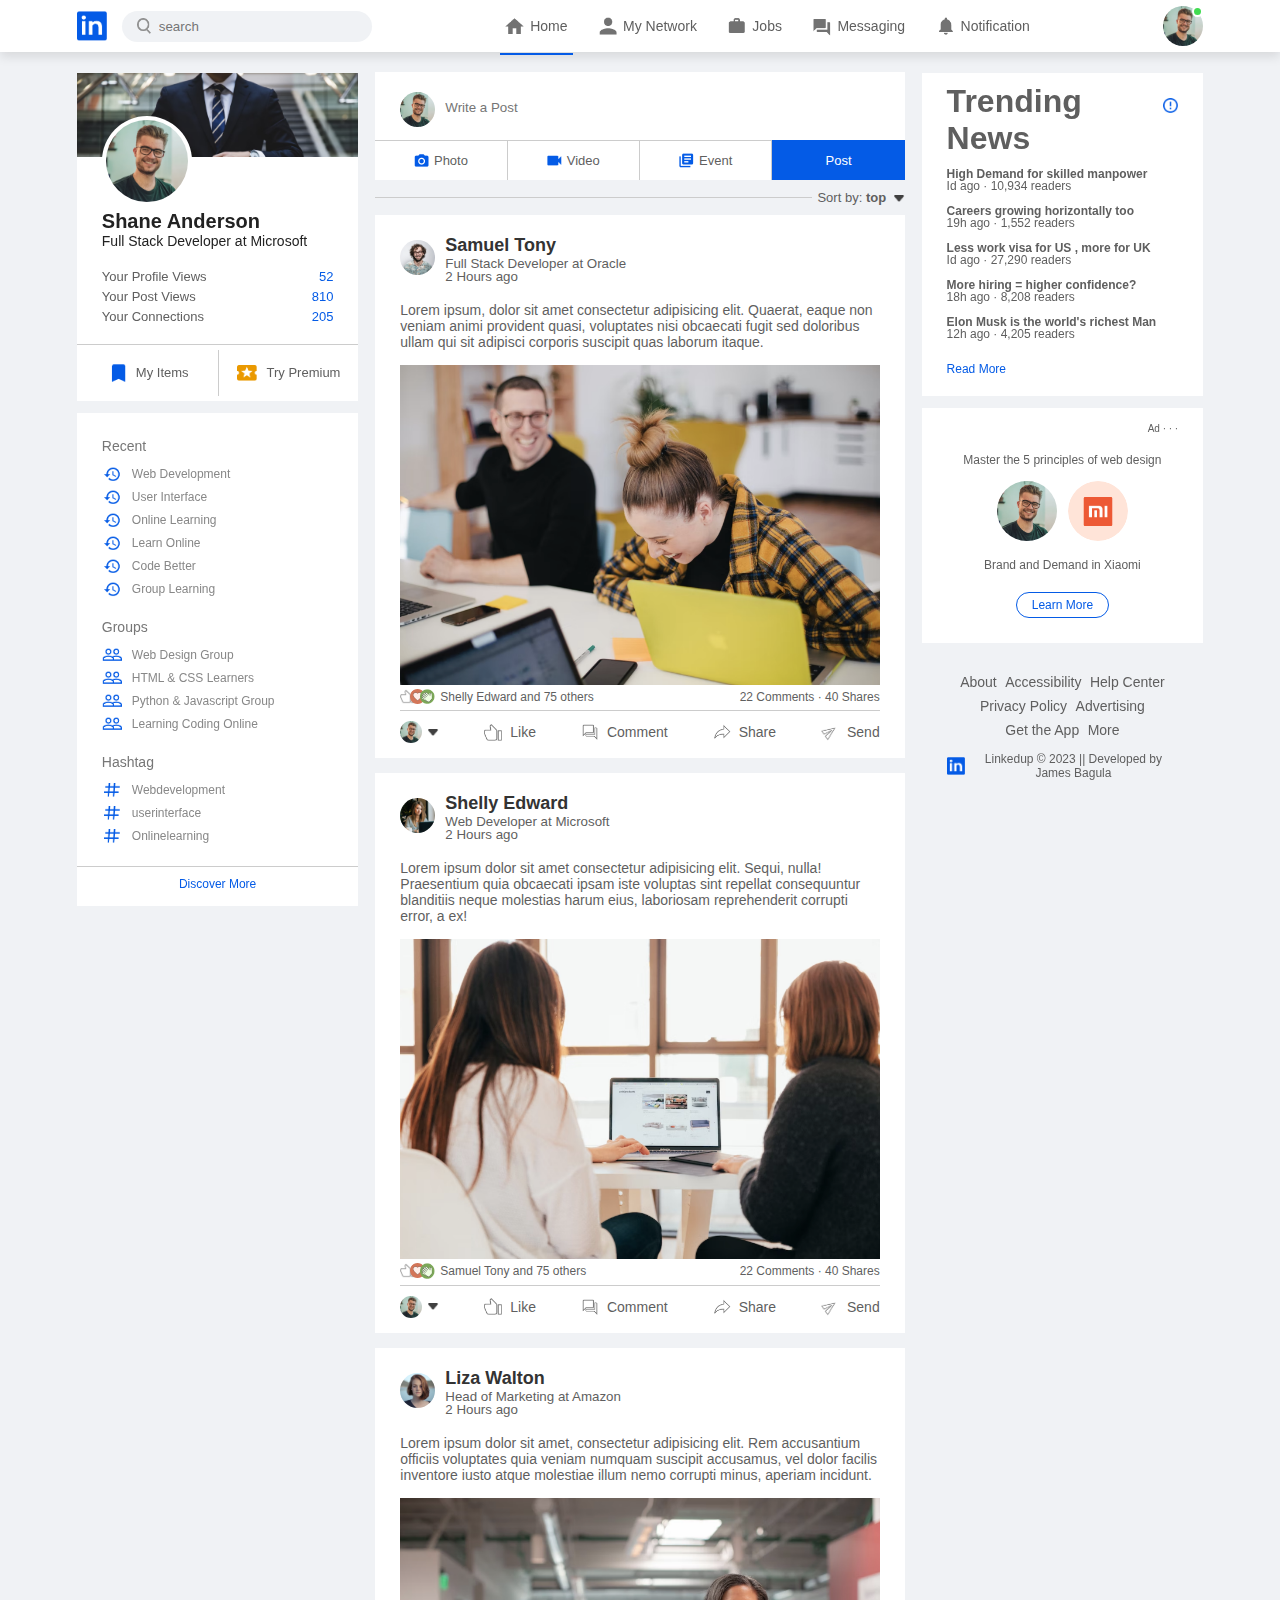
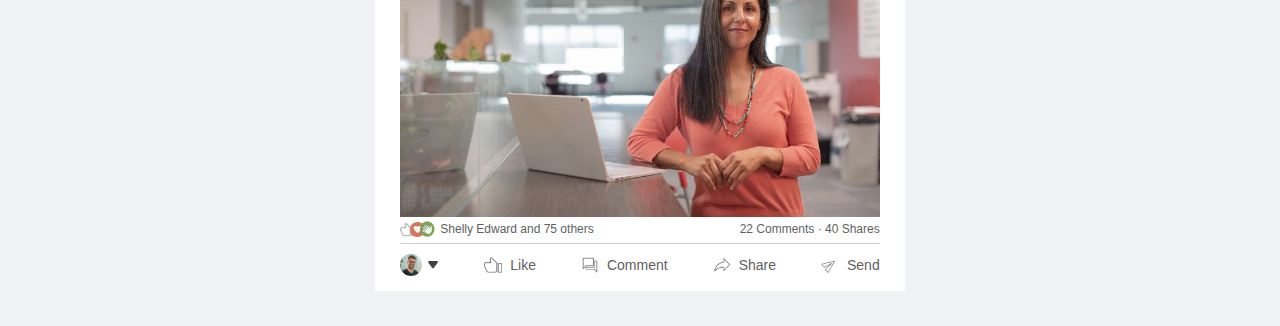
<file: index.html>
<!DOCTYPE html>
<html lang="en">
<head>
    <meta charset="UTF-8">
    <meta name="viewport" content="width=device-width, initial-scale=1.0">
    <title>Linkedin</title>
    <link rel="stylesheet" href="style.css">
</head>
<body>

    <!-- Navbar  -->
    <nav class="navbar">
        <div class="navbar-left">
            <a href="index.html" class="logo"><img src="images/logo.png" alt=""></a>

            <div class="search-box">
                <img src="images/search.png" alt="">
                <input type="text" placeholder="search">
            </div>
        </div>
        <div class="navbar-center">
            <ul>
                <li><a href="index.html" class="active-link"><img src="images/home.png" alt=""><span>Home</span></a></li>
                <li><a href=""><img src="images/network.png" alt=""><span>My Network</span></a></li>
                <li><a href="#"><img src="images/jobs.png" alt=""><span>Jobs</span></a></li>
                <li><a href="#"><img src="images/message.png" alt=""><span>Messaging</span></a></li>
                <li><a href="#"><img src="images/notification.png" alt=""><span>Notification</span></a></li>
            </ul>
        </div>
        <div class="navbar-right">

            <div class="online">
                <img src="images/user-1.png" alt="" class="nav-profile-img" onclick="toggleMenu()">
            </div>
        </div>


<!-- Profile menu  -->
<div class="profile-menu-wrap" id="profileMenu">
    <div class="profile-menu">
        <div class="user-info">
            <img src="images/user-1.png" alt="">
            <div>
                <h3>Shane Anderson</h3>
                <a href="profile.html" class="see">See your Profile</a>
            </div>
        </div>

        <hr>
        <a href="#" class="profile-menu-link">
            <img src="images/feedback.png" alt="">
            <p>Give Feedback</p>
            <span>></span>
        </a>
        <a href="#" class="profile-menu-link">
            <img src="images/setting.png" alt="">
            <p>Setting & Privacy</p>
            <span>></span>
        </a>
        <a href="#" class="profile-menu-link">
            <img src="images/help.png" alt="">
            <p>Help & Support</p>
            <span>></span>
        </a>
        <a href="#" class="profile-menu-link">
            <img src="images/display.png" alt="">
            <p>Display & Accessibility</p>
            <span>></span>
        </a>
        <a href="#" class="profile-menu-link">
            <img src="images/logout.png" alt="">
            <p>Logout</p>
            <span>></span>
        </a>
    </div>
</div>
    </nav>


    <div class="container">
        <!-- Left Sidebar  -->
        <div class="left-sidebar">
            <div class="sidebar-profile-box">
                <img src="images/cover-pic.png" alt="" width="100%">
                <div class="sidebar-profile-info">
                    <img src="images/user-1.png" alt="">
                    <h1>Shane Anderson</h1>
                    <h3>Full Stack Developer at Microsoft</h3>
                    <ul>
                        <li>Your Profile Views <span>52</span></li>
                        <li>Your Post Views <span>810</span></li>
                        <li>Your Connections <span>205</span></li>
                    </ul>
                </div>

                <div class="sidebar-profile-link">
                    <a href="#"><img src="images/items.png" alt="">My Items</a>
                    <a href="#"><img src="images/premium.png" alt="">Try Premium</a>
                </div>
            </div>

            <div class="sidebar-activity" id="sidebarActivity">
                <h3>Recent</h3>
                <a href="#"><img src="images/recent.png" alt="">Web Development</a>
                <a href="#"><img src="images/recent.png" alt="">User Interface</a>
                <a href="#"><img src="images/recent.png" alt="">Online Learning</a>
                <a href="#"><img src="images/recent.png" alt="">Learn Online</a>
                <a href="#"><img src="images/recent.png" alt="">Code Better </a>
                <a href="#"><img src="images/recent.png" alt="">Group Learning</a>
                <h3>Groups</h3>
                <a href="#"><img src="images/group.png" alt="">Web Design Group</a>
                <a href="#"><img src="images/group.png" alt="">HTML & CSS Learners</a>
                <a href="#"><img src="images/group.png" alt="">Python & Javascript Group</a>
                <a href="#"><img src="images/group.png" alt="">Learning Coding Online</a>
                <h3>Hashtag</h3>
                <a href="#"><img src="images/hashtag.png" alt="">Webdevelopment</a>
                <a href="#"><img src="images/hashtag.png" alt="">userinterface</a>
                <a href="#"><img src="images/hashtag.png" alt="">Onlinelearning</a>
                <div class="discover-more-link">
                    <a href="#">Discover More</a>
                </div>
            </div>
            <p id="showMoreLink" onclick="toggleActivity()">Show More <b>+</b></p>
        </div>






        <!-- Main Content  -->
        <div class="main-content">
           <div class="create-post">
            <div class="create-post-input">
                <img src="images/user-1.png" alt="">
                <textarea rows="2" placeholder="Write a Post"></textarea>
            </div>

            <div class="create-post-links">
                <li><img src="images/photo.png" alt="">Photo</li>
                <li><img src="images/video.png" alt="">Video</li>
                <li><img src="images/event.png" alt="">Event</li>
                <li>Post</li>
            </div>
           </div>

           <div class="sort-by">
            <hr>
            <p>Sort by: <span>top <img src="images/down-arrow.png" alt=""></span></p>
           </div>

           <div class="post">
            <div class="post-author">
                <img src="images/user-2.png" alt="">
                <div>
                    <h1>Samuel Tony</h1>
                    <small>Full Stack Developer at Oracle</small>
                    <small>2 Hours ago</small>
                </div>
            </div>
            <p>Lorem ipsum, dolor sit amet consectetur adipisicing elit. Quaerat, 
                eaque non veniam animi provident quasi, voluptates nisi obcaecati fugit 
                sed doloribus ullam qui sit adipisci corporis suscipit quas laborum itaque.
            </p>
            <img src="images/post-image-1.png" alt="" width="100%">

            <div class="post-stats">
                <div>
                    <img src="images/thumbsup.png" alt="">
                    <img src="images/love.png" alt="">
                    <img src="images/clap.png" alt="">
                    <span class="liked-users">Shelly Edward and 75 others</span>
                </div>
                <div>
                    <span>22 Comments &middot; 40 Shares</span>
                </div>
            </div>

            <div class="post-activity">
                <div>
                    <img src="images/user-1.png" alt="" class="post-activity-user-icon">
                    <img src="images/down-arrow.png" alt="" class="post-activity-arrow-icon">
                </div>
                <div class="post-activity-link">
                    <img src="images/like.png" alt="">
                    <span>Like</span>
                </div>
                <div class="post-activity-link">
                    <img src="images/comment.png" alt="">
                    <span>Comment</span>
                </div>
                <div class="post-activity-link">
                    <img src="images/share.png" alt="">
                    <span>Share</span>
                </div>
                <div class="post-activity-link">
                    <img src="images/send.png" alt="">
                    <span>Send</span>
                </div>
            </div>
           </div>





           <div class="post">
            <div class="post-author">
                <img src="images/user-4.png" alt="">
                <div>
                    <h1>Shelly Edward</h1>
                    <small>Web Developer at Microsoft</small>
                    <small>2 Hours ago</small>
                </div>
            </div>
            <p>Lorem ipsum dolor sit amet consectetur adipisicing elit. Sequi, 
                nulla! Praesentium quia obcaecati ipsam iste voluptas sint repellat 
                consequuntur blanditiis neque molestias harum eius, laboriosam reprehenderit 
                corrupti error, a ex!
            </p>
            <img src="images/post-image-2.png" alt="" width="100%">

            <div class="post-stats">
                <div>
                    <img src="images/thumbsup.png" alt="">
                    <img src="images/love.png" alt="">
                    <img src="images/clap.png" alt="">
                    <span class="liked-users">Samuel Tony and 75 others</span>
                </div>
                <div>
                    <span>22 Comments &middot; 40 Shares</span>
                </div>
            </div>

            <div class="post-activity">
                <div>
                    <img src="images/user-1.png" alt="" class="post-activity-user-icon">
                    <img src="images/down-arrow.png" alt="" class="post-activity-arrow-icon">
                </div>
                <div class="post-activity-link">
                    <img src="images/like.png" alt="">
                    <span>Like</span>
                </div>
                <div class="post-activity-link">
                    <img src="images/comment.png" alt="">
                    <span>Comment</span>
                </div>
                <div class="post-activity-link">
                    <img src="images/share.png" alt="">
                    <span>Share</span>
                </div>
                <div class="post-activity-link">
                    <img src="images/send.png" alt="">
                    <span>Send</span>
                </div>
            </div>
           </div>






           <div class="post">
            <div class="post-author">
                <img src="images/user-3.png" alt="">
                <div>
                    <h1>Liza Walton</h1>
                    <small>Head of Marketing at Amazon</small>
                    <small>2 Hours ago</small>
                </div>
            </div>
            <p>Lorem ipsum dolor sit amet, consectetur adipisicing elit. 
                Rem accusantium officiis voluptates quia veniam numquam suscipit accusamus, 
                vel dolor facilis inventore iusto atque molestiae illum nemo corrupti minus, 
                aperiam incidunt.
            </p>
            <img src="images/post-image-3.png" alt="" width="100%">

            <div class="post-stats">
                <div>
                    <img src="images/thumbsup.png" alt="">
                    <img src="images/love.png" alt="">
                    <img src="images/clap.png" alt="">
                    <span class="liked-users">Shelly Edward and 75 others</span>
                </div>
                <div>
                    <span>22 Comments &middot; 40 Shares</span>
                </div>
            </div>

            <div class="post-activity">
                <div>
                    <img src="images/user-1.png" alt="" class="post-activity-user-icon">
                    <img src="images/down-arrow.png" alt="" class="post-activity-arrow-icon">
                </div>
                <div class="post-activity-link">
                    <img src="images/like.png" alt="">
                    <span>Like</span>
                </div>
                <div class="post-activity-link">
                    <img src="images/comment.png" alt="">
                    <span>Comment</span>
                </div>
                <div class="post-activity-link">
                    <img src="images/share.png" alt="">
                    <span>Share</span>
                </div>
                <div class="post-activity-link">
                    <img src="images/send.png" alt="">
                    <span>Send</span>
                </div>
            </div>
           </div>
        </div>








        <!-- Right Sidebar  -->
        <div class="right-sidebar">
            <div class="sidebar-news">
                <img src="images/more.png" alt="" class="info-icon">
                <h1>Trending News</h1>
                <a href="#">High Demand for skilled manpower</a>
                <span>Id ago &middot; 10,934 readers</span>

                <a href="#">Careers growing horizontally too</a>
                <span>19h ago &middot; 1,552 readers</span>

                <a href="#">Less work visa for US , more for UK</a>
                <span>Id ago &middot; 27,290 readers</span>

                <a href="#">More hiring = higher confidence?</a>
                <span>18h ago &middot; 8,208 readers</span>

                <a href="#">Elon Musk is the world's  richest Man</a>
                <span>12h ago &middot; 4,205 readers</span>

                <a href="#" class="read-more-link">Read More</a>
            </div>

            <div class="sidebar-ad">
                <small>Ad &middot; &middot; &middot;</small>
                <p>Master the 5 principles of web design</p>
                <div>
                    <img src="images/user-1.png" alt="">
                    <img src="images/mi-logo.png" alt="">
                </div>
                <b>Brand and Demand in Xiaomi</b>
                <a href="#" class="ad-link">Learn More</a>
            </div>

            <div class="sidebar-useful-links">
                <a href="#">About</a>
                <a href="#">Accessibility</a>
                <a href="#">Help Center</a>
                <a href="#">Privacy Policy</a>
                <a href="#">Advertising</a>
                <a href="#">Get the App</a>
                <a href="#">More</a>
                
                <div class="copyright-img">
                    <img src="images/logo.png" alt="">
                    <p>Linkedup &#169; 2023 || Developed by James Bagula</p>
                </div>
            </div>
        </div>
    </div>
    



    <script>
        let profileMenu = document.getElementById("profileMenu");

        function toggleMenu(){
            profileMenu.classList.toggle("open-menu");
        }
    </script>

    <script>
        let sideActivity = document.getElementById("sidebarActivity");
        let moreLink = document.getElementById("showMoreLink");

        function toggleActivity(){
            sideActivity.classList.toggle("open-activity");

            if(sideActivity.classList.contains("open-activity")){
                moreLink.innerHTML = "Show Less <b>-</b>";
            }
            else {
                moreLink.innerHTML = "Show More <b>+</b>";
            }
        }
    </script>
</body>
</html>
</file>
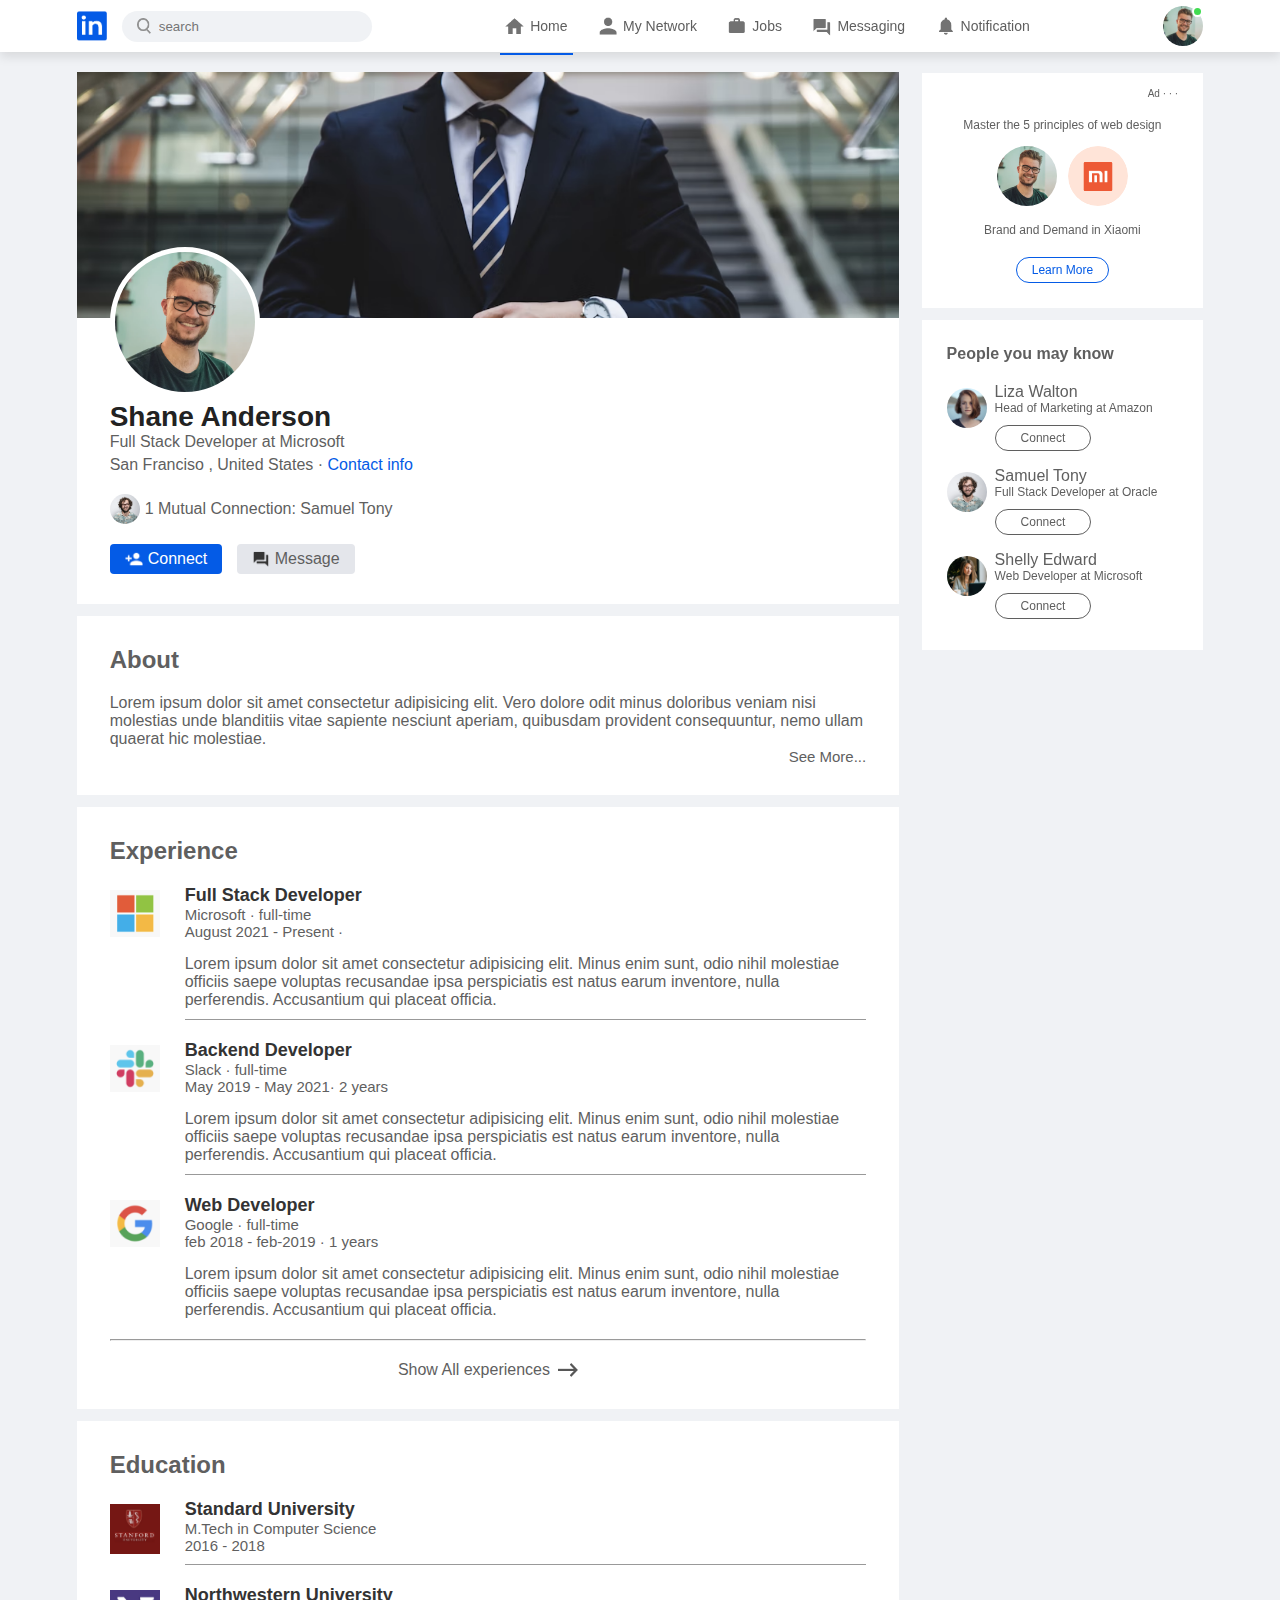
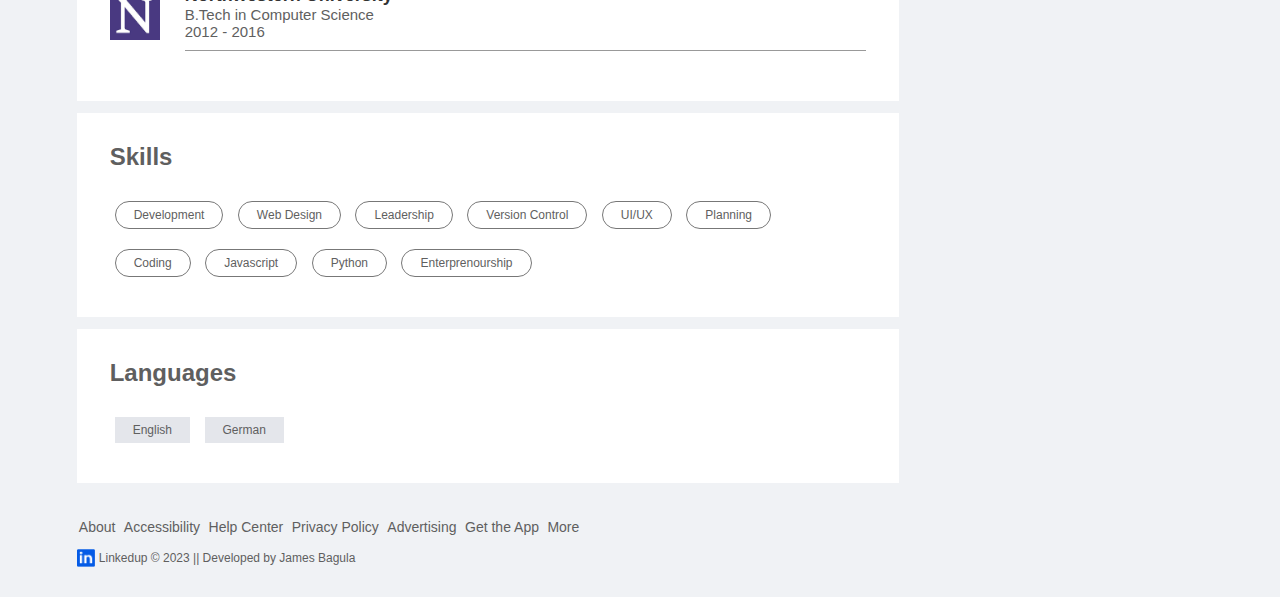
<file: profile.html>
<!DOCTYPE html>
<html lang="en">
<head>
    <meta charset="UTF-8">
    <meta name="viewport" content="width=device-width, initial-scale=1.0">
    <title>Linkedin</title>
    <link rel="stylesheet" href="style.css">
</head>
<body>

    <!-- Navbar  -->
    <nav class="navbar">
        <div class="navbar-left">
            <a href="index.html" class="logo"><img src="images/logo.png" alt=""></a>

            <div class="search-box">
                <img src="images/search.png" alt="">
                <input type="text" placeholder="search">
            </div>
        </div>
        <div class="navbar-center">
            <ul>
                <li><a href="index.html" class="active-link"><img src="images/home.png" alt=""><span>Home</span></a></li>
                <li><a href="#"><img src="images/network.png" alt=""><span>My Network</span></a></li>
                <li><a href="#"><img src="images/jobs.png" alt=""><span>Jobs</span></a></li>
                <li><a href="#"><img src="images/message.png" alt=""><span>Messaging</span></a></li>
                <li><a href="#"><img src="images/notification.png" alt=""><span>Notification</span></a></li>
            </ul>
        </div>
        <div class="navbar-right">

            <div class="online">
                <img src="images/user-1.png" alt="" class="nav-profile-img" onclick="toggleMenu()">
            </div>
        </div>


<!-- Profile menu  -->
<div class="profile-menu-wrap" id="profileMenu">
    <div class="profile-menu">
        <div class="user-info">
            <img src="images/user-1.png" alt="">
            <div>
                <h3>Shane Anderson</h3>
                <a href="profile.html" class="see">See your Profile</a>
            </div>
        </div>

        <hr>
        <a href="#" class="profile-menu-link">
            <img src="images/feedback.png" alt="">
            <p>Give Feedback</p>
            <span>></span>
        </a>
        <a href="#" class="profile-menu-link">
            <img src="images/setting.png" alt="">
            <p>Setting & Privacy</p>
            <span>></span>
        </a>
        <a href="#" class="profile-menu-link">
            <img src="images/help.png" alt="">
            <p>Help & Support</p>
            <span>></span>
        </a>
        <a href="#" class="profile-menu-link">
            <img src="images/display.png" alt="">
            <p>Display & Accessibility</p>
            <span>></span>
        </a>
        <a href="#" class="profile-menu-link">
            <img src="images/logout.png" alt="">
            <p>Logout</p>
            <span>></span>
        </a>
    </div>
</div>
    </nav>


 <div class="container">
    <div class="profile-main">
        <div class="profile-container">
            <img src="images/cover-pic.png" alt="" width="100%">
            <div class="profile-container-inner">
                <img src="images/user-1.png" alt="" class="profile-pic">
                <h1>Shane Anderson</h1>
                <b>Full Stack Developer at Microsoft</b>
                <p>San Franciso , United States &middot; <a href="#">Contact info</a></p>
                <div class="mutual-connection">
                    <img src="images/user-2.png" alt="">
                    <span>1 Mutual Connection: Samuel Tony</span>
                </div>
                <div class="profile-btn">
                    <a href="#" class="primary-btn"><img src="images/connect.png" alt="">Connect</a>
                    <a href="#"><img src="images/chat.png" alt="">Message</a>
                </div>
            </div>
        </div>
        <div class="profile-description">
            <h2>About</h2>
            <p>Lorem ipsum dolor sit amet consectetur adipisicing elit.
                 Vero dolore odit minus doloribus veniam nisi molestias 
                 unde blanditiis vitae sapiente nesciunt aperiam, quibusdam 
                 provident consequuntur, nemo ullam quaerat hic molestiae.</p>
                 <a href="#" class="see-more-link">See More...</a>
        </div>

        <div class="profile-description">
            <h2>Experience</h2>
            <div class="profile-desc-row">
                <img src="images/microsoft.png" alt="">
                <div>
                    <h3>Full Stack Developer</h3>
                    <b>Microsoft &middot; full-time</b>
                    <b>August 2021 - Present &middot;</b>
                    <p>Lorem ipsum dolor sit amet consectetur adipisicing elit. 
                        Minus enim sunt, odio nihil molestiae officiis saepe voluptas 
                        recusandae ipsa perspiciatis est natus earum inventore, nulla perferendis. Accusantium qui placeat officia.
                    </p>
                    <hr>
                </div>
            </div>
            <div class="profile-desc-row">
                <img src="images/slack.png" alt="">
                <div>
                    <h3>Backend Developer</h3>
                    <b>Slack &middot; full-time</b>
                    <b>May 2019 - May 2021&middot; 2 years</b>
                    <p>Lorem ipsum dolor sit amet consectetur adipisicing elit. 
                        Minus enim sunt, odio nihil molestiae officiis saepe voluptas 
                        recusandae ipsa perspiciatis est natus earum inventore, nulla perferendis. Accusantium qui placeat officia.
                    </p>
                    <hr>
                </div>
            </div>
            <div class="profile-desc-row">
                <img src="images/google.png" alt="">
                <div>
                    <h3>Web Developer</h3>
                    <b>Google &middot; full-time</b>
                    <b>feb 2018 - feb-2019 &middot; 1 years</b>
                    <p>Lorem ipsum dolor sit amet consectetur adipisicing elit. 
                        Minus enim sunt, odio nihil molestiae officiis saepe voluptas 
                        recusandae ipsa perspiciatis est natus earum inventore, nulla perferendis. Accusantium qui placeat officia.
                    </p>
                </div>
            </div>

            <hr>
            <a href="#" class="experience-link"> Show All experiences <img src="images/right-arrow.png" alt=""></a>
        </div>

        <div class="profile-description">
            <h2>Education</h2>
            <div class="profile-desc-row">
                <img src="images/stanford.png" alt="">
                <div>
                    <h3>Standard University</h3>
                    <b>M.Tech in Computer Science</b>
                    <b>2016 - 2018</b>
                    <hr>

                </div>
            </div>


            <div class="profile-desc-row">
                <img src="images/north.png" alt="">
                <div>
                    <h3>Northwestern University</h3>
                    <b>B.Tech in Computer Science</b>
                    <b>2012 - 2016</b>
                    <hr>
                    
                </div>
            </div>
        </div>
        <div class="profile-description">
            <h2>Skills</h2>
            <a href="#" class="skills-btn">Development</a>
            <a href="#" class="skills-btn">Web Design</a>
            <a href="#" class="skills-btn">Leadership</a>
            <a href="#" class="skills-btn">Version Control</a>
            <a href="#" class="skills-btn">UI/UX</a>
            <a href="#" class="skills-btn">Planning</a>
            <a href="#" class="skills-btn">Coding</a>
            <a href="#" class="skills-btn">Javascript</a>
            <a href="#" class="skills-btn">Python</a>
            <a href="#" class="skills-btn">Enterprenourship</a>
        </div>


        <div class="profile-description">
            <h2>Languages</h2>
            <a href="#" class="language-btn">English</a>
            <a href="#" class="language-btn">German</a>
        </div>
    </div>

    <!-- profile sidebar  -->

    <div class="profile-sidebar">
        <div class="sidebar-ad">
            <small>Ad &middot; &middot; &middot;</small>
            <p>Master the 5 principles of web design</p>
            <div>
                <img src="images/user-1.png" alt="">
                <img src="images/mi-logo.png" alt="">
            </div>
            <b>Brand and Demand in Xiaomi</b>
            <a href="#" class="ad-link">Learn More</a>
        </div>

        <div class="sidebar-people">
            <h3>People you may know</h3>
            <div class="sidebar-people-row">
                <img src="images/user-3.png" alt="">
                <div>
                    <h2>Liza Walton</h2>
                    <p>Head of Marketing at Amazon</p>
                    <a href="#">Connect</a>
                </div>
            </div>
            <div class="sidebar-people-row">
                <img src="images/user-2.png" alt="">
                <div>
                    <h2>Samuel Tony</h2>
                    <p>Full Stack Developer at Oracle</p>
                    <a href="#">Connect</a>
                </div>
            </div>
            <div class="sidebar-people-row">
                <img src="images/user-4.png" alt="">
                <div>
                    <h2>Shelly Edward</h2>
                    <p>Web Developer at Microsoft</p>
                    <a href="#">Connect</a>
                </div>
            </div>
        </div>
    </div>
 </div>
    

 <div class="profile-footer">
    <div class="sidebar-useful-links">
        <a href="#">About</a>
        <a href="#">Accessibility</a>
        <a href="#">Help Center</a>
        <a href="#">Privacy Policy</a>
        <a href="#">Advertising</a>
        <a href="#">Get the App</a>
        <a href="#">More</a>
        
        <div class="copyright-img">
            <img src="images/logo.png" alt="">
            <p>Linkedup &#169; 2023 || Developed by James Bagula</p>
        </div>
    </div>
 </div>


    <script>
        let profileMenu = document.getElementById("profileMenu");

        function toggleMenu(){
            profileMenu.classList.toggle("open-menu");
        }
    </script>
</body>
</html>
</file>
<file: style.css>
*{
    margin: 0;
    padding: 0;
    font-family: 'Poppins',sans-serif;
    box-sizing: border-box;
}

body{
    background: #f0f2f5;
    color: #5f5f5f;
}

a{
    text-decoration: none;
    color: #5f5f5f;
}

.navbar{
    display: flex;
    align-items: center;
    justify-content: space-between;
    background: #fff;
    padding: 6px 6%;
    position: sticky;
    top: 0;
    z-index: 100;
    box-shadow: 0 5px 10px rgba(0, 0, 0, 0.1);
}

.logo img{
    width: 30px;
    margin-right: 15px;
    display: block;
}

.navbar-center ul li{
    display: inline-block;
    list-style: none;
}

.navbar-center ul li a{
    display: flex;
    align-items: center;
    font-size: 14px;
    margin: 5px 8px;
    padding-right: 5px;
    position: relative;
}

.navbar-center ul li a img{
    width: 30px;
}

.navbar-center ul li a::after{
    content: '';
    width: 0;
    height: 2px;
    background: #045be6;
    position: absolute;
    bottom: -14px;
    transition: width 0.3s;
}
.navbar-center ul li a:hover::after,
.navbar-center ul li a.active-link::after
{
    width: 100%;
}



.nav-profile-img{
    width: 40px;
    border-radius: 50%;
    display: block;
    cursor: pointer;
    position: relative;
}

.online{
    position: relative;
}

.online::after{
    content: '';
    width: 7px;
    height: 7px;
    border: 2px solid #fff;
    border-radius: 50%;
    right: 0px;
    top: 0px;
    background: #41db51;
    position: absolute;
}

.search-box{
    background: #f0f2f5;
    width: 250px;
    border-radius: 20px;
    display: flex;
    align-items: center;
    padding: 0 15px;

}

.navbar-left {
    display: flex;
    align-items: center;
}

.search-box img{
    width: 14px;
}

.search-box input{
    width: 100%;
    background: transparent;
    padding: 8px;
    outline: none;
    border: 0;
}


/* Container  */

.container{
    padding: 20px 6%;
    display: flex;
    flex-wrap: wrap;
    justify-content: space-between;
}

/* Left Sidebar  */

.left-sidebar{
    flex-basis: 25%;
    align-self: flex-start;
    position: sticky;
    top: 73px;
}

.sidebar-profile-box{
    background: #fff;
}

.sidebar-profile-info{
    padding: 0 25px;
}

.sidebar-profile-info img{
    width: 90px;
    border-radius: 50%;
    background: #fff;
    padding: 4px;
    margin-top: -45px;
}

.sidebar-profile-info h1{
    font-size: 20px;
    font-weight: 600;
    color: #222;
}

.sidebar-profile-info h3{
    font-size: 14px;
    font-weight: 500;
    color: #222;
}

.sidebar-profile-info ul{
    list-style: none;
    margin: 20px 0;
}

.sidebar-profile-info ul li{
    width: 100%;
    margin: 5px 0;
    font-size: 13px;
}

.sidebar-profile-info ul li span{
    float: right;
    color: #045be6;
}

.sidebar-profile-link{
    display: flex;
    align-items: center;
    border-top: 1px solid #ccc;
}

.sidebar-profile-link a{
    flex-basis: 50%;
    display: flex;
    align-items: center;
    justify-content: center;
    padding: 15px 0;
    font-size: 13px;
    border-left: 1px solid #ccc;
}

.sidebar-profile-link a:first-child{
    border-left: 0;
}

.sidebar-profile-link a img{
    width: 20px;
    margin-right: 10px;
}


.sidebar-activity {
    background: #fff;
    padding: 5px 25px;
    margin: 12px 0;
}

.sidebar-activity h3{
    color: #777;
    font-size: 14px;
    font-weight: 500;
    margin: 20px 0 10px;
}

.sidebar-activity a{
    display: flex;
    align-items: center;
    font-size: 12px;
    font-weight: 500;
    color: #888;
    margin: 3px 0;
}

.sidebar-activity a img{
    width: 20px;
    margin-right: 10px;
}

.discover-more-link{
    border-top: 1px solid #ccc;
    text-align: center;
    margin-top: 20px;
    margin-left: -25px;
    margin-right: -25px;
}

.discover-more-link a{
    color: #045be6;
    display: inline-block;
    margin: 10px 0;
}








/* Right Sidebar  */

.right-sidebar{
    flex-basis: 25%;
    align-self: flex-start;
    position: sticky;
    top: 73px;
}
.sidebar-news{
    background: #fff;
    padding: 10px 25px;
}

.info-icon{
    width: 15px;
    float: right;
    margin-top: 15px;
}

.sidebar-news h3{
    font-size: 18px;
    font-weight: 600;
    color: #333;
    margin: 10px 0 30px;
}

.sidebar-news a{
    display: block;
    font-size: 12px;
    font-weight: 600;
    margin-top: 10px;
    margin-bottom: -5px;
}

.sidebar-news span{
    font-size: 12px;
}

.sidebar-news  .read-more-link {
    color: #045be6;
    font-weight: 500;
    margin: 20px 0 10px;
}

.sidebar-ad{
    background: #fff;
    padding: 15px  25px;
    text-align: center;
    margin: 12px 0;
    font-size: 12px;
}

.sidebar-ad img{
    width: 60px;
    border-radius: 50%;
    margin: 4px;
}

.sidebar-ad small{
    float: right;
    font-family: 500;
}

.sidebar-ad p{
    margin-top: 30px;
    margin-bottom: 10px;
}

.sidebar-ad b{
    display: block;
    font-weight: 500;
    margin-top: 10px;
}

.ad-link{
    display: inline-block;
    border: 1px solid #045be6;
    border-radius: 30px;
    padding: 5px 15px;
    color: #045be6;
    font-weight: 500;
    margin: 20px auto 10px;
}


.sidebar-useful-links {
    padding: 15px 25px;
    text-align: center;
}

.sidebar-useful-links a{
    display: inline-block;
    font-size: 14px;
    margin: 4px 2px;
}


.copyright-img{
    display: flex;
    align-items: center;
    justify-content: center;
    font-size: 12px;
    margin-top: 10px;
    font-weight: 500;
}


.copyright-img img{
    width: 18px;
    margin-right: 4px;
}




/* Main Content  */

.main-content{
    flex-basis: 47%;
}

.create-post {
    background: #fff;
}

.create-post-input{
    padding: 20px 25px 10px;
    display: flex;
    align-items: flex-start;
}

.create-post-input img{
    width: 35px;
    border-radius: 50%;
    margin-right: 10px;
}

.create-post-input textarea{
    width: 100%;
    border: 0;
    outline: 0;
    resize: none;
    background: transparent;
    margin-top: 8px;
}

::placeholder{
    font-weight: 500;
}

.create-post-links {
    display: flex;
    align-items: flex-start;
}

.create-post-links li{
    list-style: none;
    border-top: 1px solid #ccc;
    border-right: 1px solid #ccc;
    flex-basis: 25%;
    height: 40px;
    font-size: 13px;
    display: flex;
    align-items: center;
    justify-content: center;
    cursor: pointer;
}


.create-post-links li img{
    width: 15px;
    margin-right: 5px;
}

.create-post-links li:last-child{
    background: #045be6;
    color: #fff;
    border-top: 0;
    border-right: 0;
}



.sort-by{
    display: flex;
    align-items: center;
    margin: 10px 0;
}

.sort-by hr{
    flex: 1;
    border: 0;
    height: 1px;
    background: #ccc;
}

.sort-by p{
    font-size: 13px;
    padding-left: 5px;
}

.sort-by p span{
    font-weight: 600;
    cursor: pointer;
}

.sort-by p span img{
    width: 12px;
    margin-left: 3px;

}
.post{
    background: #fff;
    padding: 20px 25px 5px;
    margin: 5px 0 15px;
}

.post-author{
    display: flex;
    align-items: flex-start;
    margin-bottom: 20px;
}

.post-author img{
    width: 35px;
    border-radius: 50%;
    margin-right: 10px;
    margin-top: 5px;
}

.post-author h1{
    font-size: 18px;
    font-weight: 600;
    color: #333;
}

.post-author small{
    display: block;
    margin-bottom: -2px;
}

.post p{
    font-size: 14px;
    margin-bottom: 15px;
}

.post-stats{
    display: flex;
    flex-wrap: wrap;
    align-items: center;
    justify-content: space-between;
    font-size: 12px;
    border-bottom: 1px solid #ccc;
    padding-bottom: 6px;
}

.post-stats div{
    display: flex;
    align-items: center;
}

.post-stats img{
    width: 15px;
    margin-right: -5px;
}

.liked-users{
    margin-left: 10px;
}

.post-activity{
    display: flex;
    align-items: center;
    justify-content: space-between;
    padding: 10px 0;
    font-size: 14px;
    font-weight: 500;
}

.post-activity div{
    display: flex;
    align-items: center;
}

.post-activity-user-icon{
    width: 22px;
    border-radius: 50%;
}
.post-activity-arrow-icon {
    width: 12px;
    margin-left: 5px;
}


.post-activity-link img{
    width: 18px;
    margin-right: 8px;
}



/* profile menu  */
.profile-menu-wrap{
    position: absolute;
    top: 100%;
    right: 5%;
    width: 320px;
    max-height: 0;
    overflow: hidden;
    transition: max-height 0.5s;
}

.profile-menu-wrap.open-menu{
    max-height: 400px;
}

.profile-menu{
    background: #222;
    color: #fff;
    padding: 20px;
    margin: 10px;
}

.user-info{
    display: flex;
    align-items: center;
}

.user-info img{
    width: 50px;
    border-radius: 50%;
    margin-right: 15px;
}


.user-info h3{
    font-weight: 500;
    margin-bottom: 4px;
}

.user-info a{
    color: #c9dbf8;
    font-size: 13px;

}



.profile-menu hr{
    border: 0;
    height: 1px;
    width: 100%;
    background: #fff;
    margin: 15px 0 10px;
}

.profile-menu-link{
    display: flex;
    align-items: center;
    color: #fff;
    margin: 12px 0;
    font-size: 14px;
}

.profile-menu-link p{
    width: 100%;
}

.profile-menu-link img{
    width: 35px;
    border-radius: 50%;
    margin-right: 15px;
}


.profile-main{
    flex-basis: 73%;
}


.profile-sidebar{
    flex-basis: 25%;
    align-self: flex-start;
    position: sticky;
    top: 73px;
}

.profile-container{
    background: #fff;
}
.profile-container-inner{
    padding: 0 4% 10px;
}

.profile-pic{
    width: 150px;
    border-radius: 50%;
    margin-top: -75px;
    padding: 5px;
    background: #fff;
}

.profile-container h1{
    font-size: 28px;
    font-weight: 600;
    color: #222;
}

.profile-container b{
    font-weight: 500;
}

.profile-container p{
    margin-top: 5px;
}

.profile-container p a{
    color: #045be6;
    font-weight: 500;
}
.mutual-connection{
    display: flex;
    align-items: center;
    margin: 20px 0;
}

.mutual-connection img{
    width: 30px;
    border-radius: 50%;
    margin-right: 5px;
}

.profile-btn {
    margin: 20px 0;
}

.profile-btn a{
    display: inline-flex;
    align-items: center;
    background: #e4e6eb;
    padding: 6px 15px;
    border-radius: 4px;
    margin-right: 10px;
}

.profile-btn a img{
    width: 18px;
    margin-right: 5px;
}

.profile-btn .primary-btn{
    background: #045be6;
    color: #fff;
}


.profile-description {
    background: #fff;
    padding: 20px 4% 30px;
    margin: 12px 0;
}

.profile-description h2{
    columns: #333;
    margin: 10px 0 20px;
    font-weight: 600;
}

.see-more-link {
    display: block;
    text-align: right;
    font-size: 15px;
}

.profile-desc-row{
    display: flex;
    align-items: flex-start;
    margin: 20px 0;
}
.profile-desc-row img{
    width: 50px;
    margin-right: 25px;
    margin-top: 5px;
}

.profile-desc-row div{
    width: 100%;
}

.profile-desc-row h3{
    font-size: 18px;
    font-weight: 600;
    color: #333;
}

.profile-desc-row b{
    display: block;
    font-weight: 500;
    font-size: 15px;
}

.profile-desc-row p{
    margin-top: 15px;
}

.profile-desc-row hr{
    border: 0;
    border-bottom: 1px solid #999;
    margin-top: 10px;
}

.experience-link {
    display: flex;
    align-items: center;
    justify-content: center;
    padding-top: 20px;
    font-weight: 500;
}

.experience-link img{
    width: 20px;
    margin-left: 8px;
}


.skills-btn{
    display: inline-block;
    margin: 10px 5px;
    padding: 6px 18px;
    border: 1px solid #777;
    border-radius: 30px;
    font-size: 12px;
    font-weight: 500;
}

.language-btn{
    display: inline-block;
    margin: 10px 5px;
    padding: 6px 18px;
    background: #e4e6eb;
    font-size: 12px;
    font-weight: 500;
}




/* Profile right sidebar  */

.profile-sidebar .sidebar-ad{
    margin: 0;
}

.sidebar-people{
    background: #fff;
    padding: 15px 25px;
    margin: 12px 0;
    font-size: 12px;
}

.sidebar-people h3{
    font-size: 16px;
    font-weight: 600;
    margin: 10px 0 20px;
}

.sidebar-people-row{
    display: flex;
    align-items: flex-start;
    margin: 6px 0;
}

.sidebar-people-row img{
    width: 40px;
    border-radius: 50%;
    margin-right: 8px;
    margin-top: 5px;
}

.sidebar-people-row h2{
    font-weight: 500;
    font-size: 16px;
}

.sidebar-people-row a{
    display: inline-block;
    margin: 10px 0;
    padding: 5px 25px;
    border: 1px solid #5f5f5f;
    border-radius: 30px;
    font-weight: 500;
}

.profile-footer {
    padding: 0 6% 30px;
}

.profile-footer .sidebar-useful-links{
    text-align: left;
    padding: 0;
}

.profile-footer .copyright-img{
    justify-content: flex-start;
}

#showMoreLink{
    display: none;
}

/* Media Queries  */

@media only screen and (max-width: 600px){
    .search-box{
        background: transparent;
        width: auto;
        padding: 0;
    }
    .search-box input{
        width: 0;
        padding: 0;
    }

    .navbar-center ul li a span{
        display: none;
    }
    .navbar-center ul li a{
        padding-right: 0;
        margin: 5px;
    }
    .nav-profile-img{
        width: 30px;
    }
    .container{
        padding: 15px 3%;
    }
    .left-sidebar , .right-sidebar{
        flex-basis: 100%;
        position: relative;
        top: unset;
    }
    .main-content{
        flex-basis: 100%;
    }
    .post-stats div{
        margin: 2px 0;
    }
    .post-activity-link span{
        display: none;
    }

    .post-activity-link img{
        margin-right: 0;
    }
    .profile-main , .profile-sidebar{
        flex-basis: 100%;
    }
    .profile-container{
        font-size: 14px;
    }

    .profile-pic{
        width: 100px;
        margin-top: -50px;
    }
    .profile-description{
        font-size: 14px;
    }
    #showMoreLink{
        display: block;
        width: fit-content;
        margin: 10px auto;
        font-size: 14px;
        cursor: pointer;
    }
    .sidebar-activity{
        display: none;
    }
    .sidebar-activity.open-activity{
        display: block;
    }
}
</file>
